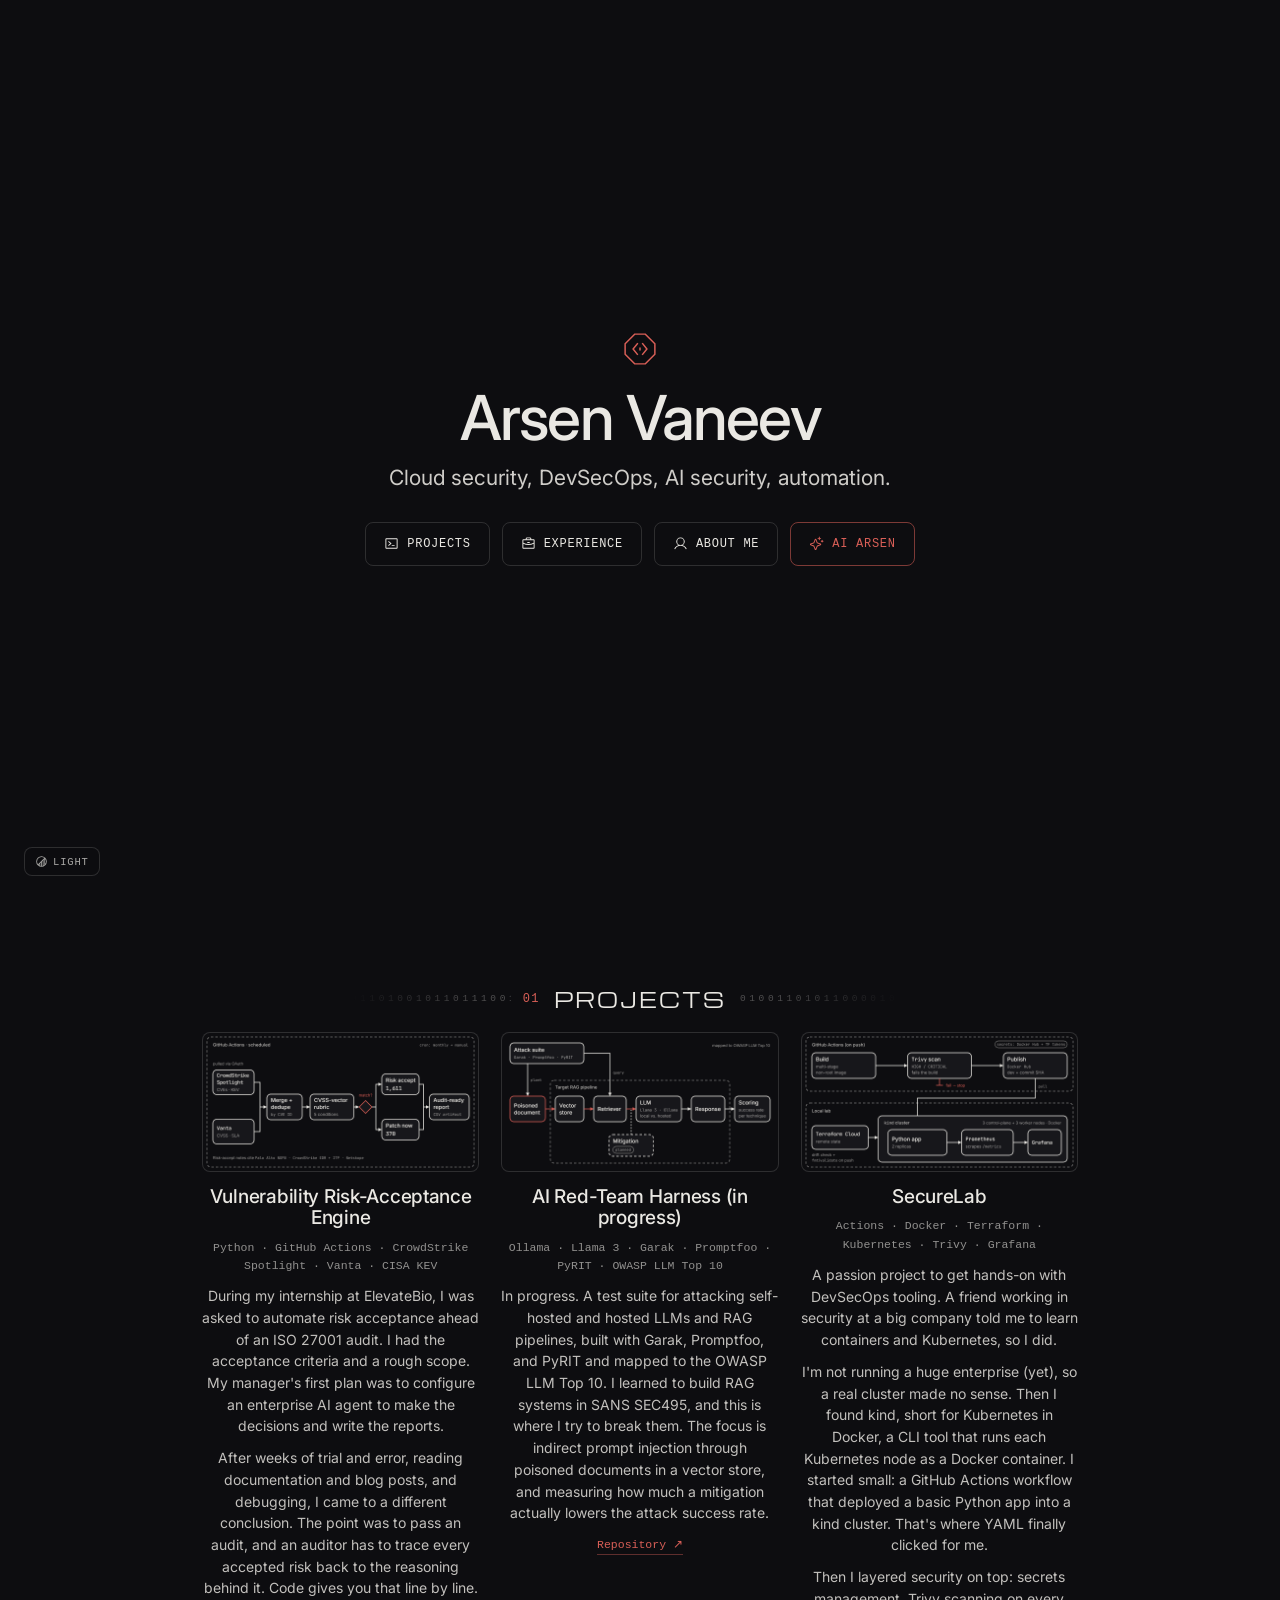
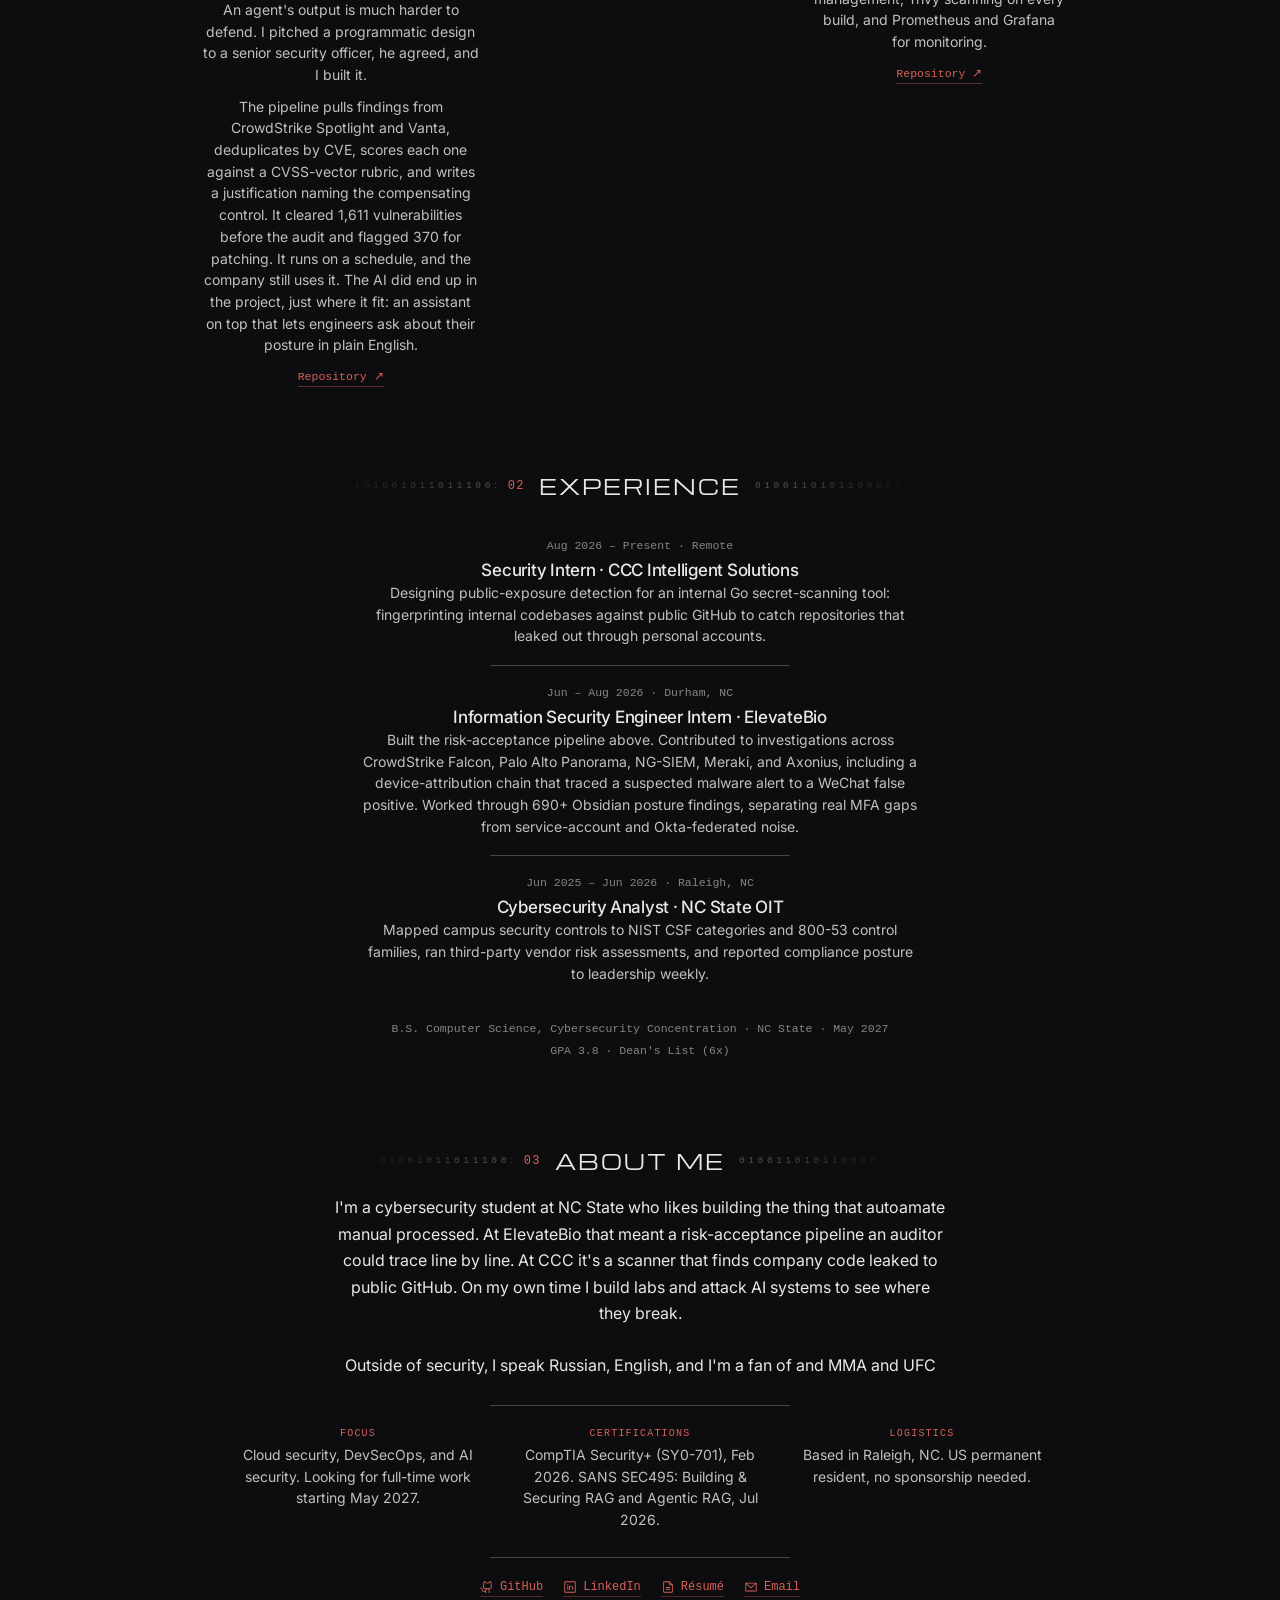
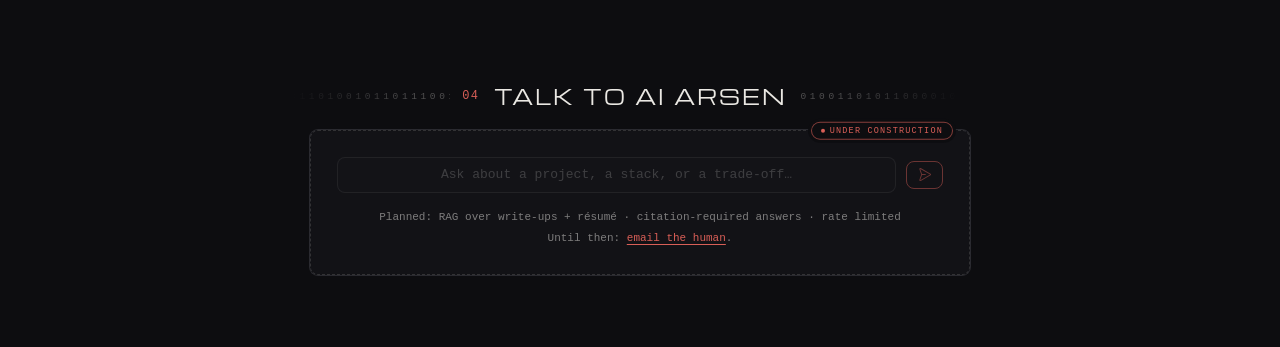
<file: index.html>
<!DOCTYPE html>
<html lang="en" data-theme="dark">
<head>
<meta charset="utf-8">
<meta name="viewport" content="width=device-width, initial-scale=1">
<title>Arsen Vaneev | Cloud Security &amp; DevSecOps</title>
<meta name="description" content="Cybersecurity senior at NC State working on cloud security, DevSecOps, and AI security. Graduating May 2027.">

<meta property="og:title" content="Arsen Vaneev | Cloud Security &amp; DevSecOps">
<meta property="og:description" content="Cybersecurity senior at NC State working on cloud security, DevSecOps, and AI security. Graduating May 2027.">
<meta property="og:type" content="website">
<meta property="og:url" content="https://arsenvaneev.com">

<link rel="icon" href="data:image/svg+xml,<svg xmlns='http://www.w3.org/2000/svg' viewBox='0 0 32 32'><rect width='32' height='32' fill='%230d0d10'/><g fill='none' stroke='%23d95f57' stroke-width='1.8' stroke-linecap='square'><path d='M11 2h10l9 9v10l-9 9H11l-9-9V11z'/><path d='M13.5 11 9.5 16l4 5'/><path d='M18.5 11l4 5-4 5'/><path d='M16 15.2v1.6'/></g></svg>">

<link rel="preconnect" href="https://fonts.googleapis.com">
<link rel="preconnect" href="https://fonts.gstatic.com" crossorigin>
<link rel="stylesheet" href="https://fonts.googleapis.com/css2?family=Inter:wght@400;500;600&family=Michroma&display=swap">
<link rel="stylesheet" href="style.css">

<script>
  // Applied before first paint so a remembered light theme doesn't flash dark.
  try {
    var t = localStorage.getItem("theme");
    if (t === "light" || t === "dark") document.documentElement.setAttribute("data-theme", t);
  } catch (e) {}
</script>
</head>
<body>

<svg width="0" height="0" style="position:absolute" aria-hidden="true" focusable="false">
  <symbol id="i-theme" viewBox="0 0 256 256"><path d="M201.54,54.46A104,104,0,0,0,54.46,201.54,104,104,0,0,0,201.54,54.46ZM184,195.87a87.16,87.16,0,0,1-16,10.5V99.31l16-16Zm-80-32.56,16-16v68.28a88.37,88.37,0,0,1-16-3ZM88,206.37a87,87,0,0,1-16.3-10.76L88,179.31Zm48-75.06,16-16v97.32a88.37,88.37,0,0,1-16,3ZM40,128A88,88,0,0,1,184.3,60.39L60.38,184.31A87.34,87.34,0,0,1,40,128Zm160,50.59V77.41a88,88,0,0,1,0,101.18Z"/></symbol>
  <symbol id="i-terminal" viewBox="0 0 256 256"><path d="M128,128a8,8,0,0,1-3,6.25l-40,32a8,8,0,1,1-10-12.5L107.19,128,75,102.25a8,8,0,1,1,10-12.5l40,32A8,8,0,0,1,128,128Zm48,24H136a8,8,0,0,0,0,16h40a8,8,0,0,0,0-16Zm56-96V200a16,16,0,0,1-16,16H40a16,16,0,0,1-16-16V56A16,16,0,0,1,40,40H216A16,16,0,0,1,232,56ZM216,200V56H40V200H216Z"/></symbol>
  <symbol id="i-briefcase" viewBox="0 0 256 256"><path d="M216,56H176V48a24,24,0,0,0-24-24H104A24,24,0,0,0,80,48v8H40A16,16,0,0,0,24,72V200a16,16,0,0,0,16,16H216a16,16,0,0,0,16-16V72A16,16,0,0,0,216,56ZM96,48a8,8,0,0,1,8-8h48a8,8,0,0,1,8,8v8H96ZM216,72v41.61A184,184,0,0,1,128,136a184.07,184.07,0,0,1-88-22.38V72Zm0,128H40V131.64A200.19,200.19,0,0,0,128,152a200.25,200.25,0,0,0,88-20.37V200ZM104,112a8,8,0,0,1,8-8h32a8,8,0,0,1,0,16H112A8,8,0,0,1,104,112Z"/></symbol>
  <symbol id="i-user" viewBox="0 0 256 256"><path d="M230.92,212c-15.23-26.33-38.7-45.21-66.09-54.16a72,72,0,1,0-73.66,0C63.78,166.78,40.31,185.66,25.08,212a8,8,0,1,0,13.85,8c18.84-32.56,52.14-52,89.07-52s70.23,19.44,89.07,52a8,8,0,1,0,13.85-8ZM72,96a56,56,0,1,1,56,56A56.06,56.06,0,0,1,72,96Z"/></symbol>
  <symbol id="i-sparkle" viewBox="0 0 256 256"><path d="M197.58,129.06,146,110l-19-51.62a15.92,15.92,0,0,0-29.88,0L78,110l-51.62,19a15.92,15.92,0,0,0,0,29.88L78,178l19,51.62a15.92,15.92,0,0,0,29.88,0L146,178l51.62-19a15.92,15.92,0,0,0,0-29.88ZM137,164.22a8,8,0,0,0-4.74,4.74L112,223.85,91.78,169A8,8,0,0,0,87,164.22L32.15,144,87,123.78A8,8,0,0,0,91.78,119L112,64.15,132.22,119a8,8,0,0,0,4.74,4.74L191.85,144ZM144,40a8,8,0,0,1,8-8h16V16a8,8,0,0,1,16,0V32h16a8,8,0,0,1,0,16H184V64a8,8,0,0,1-16,0V48H152A8,8,0,0,1,144,40ZM248,88a8,8,0,0,1-8,8h-8v8a8,8,0,0,1-16,0V96h-8a8,8,0,0,1,0-16h8V72a8,8,0,0,1,16,0v8h8A8,8,0,0,1,248,88Z"/></symbol>
  <symbol id="i-github" viewBox="0 0 256 256"><path d="M208.31,75.68A59.78,59.78,0,0,0,202.93,28,8,8,0,0,0,196,24a59.75,59.75,0,0,0-48,24H124A59.75,59.75,0,0,0,76,24a8,8,0,0,0-6.93,4,59.78,59.78,0,0,0-5.38,47.68A58.14,58.14,0,0,0,56,104v8a56.06,56.06,0,0,0,48.44,55.47A39.8,39.8,0,0,0,96,192v8H72a24,24,0,0,1-24-24A40,40,0,0,0,8,136a8,8,0,0,0,0,16,24,24,0,0,1,24,24,40,40,0,0,0,40,40H96v16a8,8,0,0,0,16,0V192a24,24,0,0,1,48,0v40a8,8,0,0,0,16,0V192a39.8,39.8,0,0,0-8.44-24.53A56.06,56.06,0,0,0,216,112v-8A58.14,58.14,0,0,0,208.31,75.68ZM200,112a40,40,0,0,1-40,40H112a40,40,0,0,1-40-40v-8a41.74,41.74,0,0,1,6.9-22.48A8,8,0,0,0,80,73.83a43.81,43.81,0,0,1,.79-33.58,43.88,43.88,0,0,1,32.32,20.06A8,8,0,0,0,119.82,64h32.35a8,8,0,0,0,6.74-3.69,43.87,43.87,0,0,1,32.32-20.06A43.81,43.81,0,0,1,192,73.83a8.09,8.09,0,0,0,1,7.65A41.72,41.72,0,0,1,200,104Z"/></symbol>
  <symbol id="i-linkedin" viewBox="0 0 256 256"><path d="M216,24H40A16,16,0,0,0,24,40V216a16,16,0,0,0,16,16H216a16,16,0,0,0,16-16V40A16,16,0,0,0,216,24Zm0,192H40V40H216V216ZM96,112v64a8,8,0,0,1-16,0V112a8,8,0,0,1,16,0Zm88,28v36a8,8,0,0,1-16,0V140a20,20,0,0,0-40,0v36a8,8,0,0,1-16,0V112a8,8,0,0,1,15.79-1.78A36,36,0,0,1,184,140ZM100,84A12,12,0,1,1,88,72,12,12,0,0,1,100,84Z"/></symbol>
  <symbol id="i-file" viewBox="0 0 256 256"><path d="M213.66,82.34l-56-56A8,8,0,0,0,152,24H56A16,16,0,0,0,40,40V216a16,16,0,0,0,16,16H200a16,16,0,0,0,16-16V88A8,8,0,0,0,213.66,82.34ZM160,51.31,188.69,80H160ZM200,216H56V40h88V88a8,8,0,0,0,8,8h48V216Zm-32-80a8,8,0,0,1-8,8H96a8,8,0,0,1,0-16h64A8,8,0,0,1,168,136Zm0,32a8,8,0,0,1-8,8H96a8,8,0,0,1,0-16h64A8,8,0,0,1,168,168Z"/></symbol>
  <symbol id="i-mail" viewBox="0 0 256 256"><path d="M224,48H32a8,8,0,0,0-8,8V192a16,16,0,0,0,16,16H216a16,16,0,0,0,16-16V56A8,8,0,0,0,224,48ZM203.43,64,128,133.15,52.57,64ZM216,192H40V74.19l82.59,75.71a8,8,0,0,0,10.82,0L216,74.19V192Z"/></symbol>
  <symbol id="i-send" viewBox="0 0 256 256"><path d="M231.87,114l-168-95.89A16,16,0,0,0,40.92,37.34L71.55,128,40.92,218.67A16,16,0,0,0,56,240a16.15,16.15,0,0,0,7.93-2.1l167.92-96.05a16,16,0,0,0,.05-27.89ZM56,224a.56.56,0,0,0,0-.12L85.74,136H144a8,8,0,0,0,0-16H85.74L56.06,32.16A.46.46,0,0,0,56,32l168,95.83Z"/></symbol>
</svg>

<div class="page">

  <button type="button" class="theme-toggle" id="theme-toggle" title="Toggle light and dark">
    <svg class="icon" aria-hidden="true"><use href="#i-theme"/></svg>
    <span class="theme-toggle-label" id="theme-toggle-label">LIGHT</span>
  </button>

  <nav class="rail" aria-label="Sections">
    <a href="#projects" title="Projects"><svg class="icon" aria-hidden="true"><use href="#i-terminal"/></svg><span class="rail-label">Projects</span></a>
    <a href="#experience" title="Experience"><svg class="icon" aria-hidden="true"><use href="#i-briefcase"/></svg><span class="rail-label">Experience</span></a>
    <a href="#person" title="About me"><svg class="icon" aria-hidden="true"><use href="#i-user"/></svg><span class="rail-label">About me</span></a>
    <a href="#ai" class="accent" title="AI Arsen"><svg class="icon" aria-hidden="true"><use href="#i-sparkle"/></svg><span class="rail-label">AI Arsen</span></a>
  </nav>

  <main>

    <section id="top" class="hero">
      <span class="mark">
        <svg width="34" height="34" viewBox="0 0 32 32" fill="none" stroke="currentColor" stroke-width="1.4" stroke-linecap="square" aria-hidden="true" focusable="false">
          <path d="M11 2h10l9 9v10l-9 9H11l-9-9V11z"></path>
          <path d="M13.5 11 9.5 16l4 5"></path>
          <path d="M18.5 11l4 5-4 5"></path>
          <path d="M16 15.2v1.6"></path>
        </svg>
      </span>
      <h1><span>Arsen Vaneev</span></h1>
      <p class="tagline">Cloud security, DevSecOps, AI security, automation.</p>
      <div class="hero-nav">
        <a href="#projects"><svg class="icon" aria-hidden="true"><use href="#i-terminal"/></svg>Projects</a>
        <a href="#experience"><svg class="icon" aria-hidden="true"><use href="#i-briefcase"/></svg>Experience</a>
        <a href="#person"><svg class="icon" aria-hidden="true"><use href="#i-user"/></svg>About me</a>
        <a href="#ai" class="accent"><svg class="icon" aria-hidden="true"><use href="#i-sparkle"/></svg>AI Arsen</a>
      </div>
    </section>

    <section id="projects">
      <div class="sec-head">
        <span class="sec-head-left">
          <span class="bin bin-l" aria-hidden="true">0110100101101110011010</span>
          <span class="sec-num">01</span>
        </span>
        <h2>Projects</h2>
        <span class="bin bin-r" aria-hidden="true">0100110101100001011001</span>
      </div>

      <div class="projects">

        <article class="project">
          <a class="diagram" href="img/risk-engine-diagram.png" target="_blank" rel="noopener">
            <img src="img/risk-engine-diagram.png" alt="Vulnerability Risk-Acceptance Engine architecture: CrowdStrike Spotlight and Vanta findings are pulled over OAuth, merged and deduplicated by CVE, scored against a five-condition CVSS-vector rubric, and split into 1,611 risk-accepted and 370 patch-now findings in an audit-ready CSV report, all inside a scheduled GitHub Actions workflow." width="1120" height="560" loading="lazy">
          </a>
          <h3>Vulnerability Risk-Acceptance Engine</h3>
          <p class="stack">Python · GitHub Actions · CrowdStrike Spotlight · Vanta · CISA KEV</p>
          <p>During my internship at ElevateBio, I was asked to automate risk acceptance ahead of an ISO 27001 audit. I had the acceptance criteria and a rough scope. My manager's first plan was to configure an enterprise AI agent to make the decisions and write the reports.</p>
          <p>After weeks of trial and error, reading documentation and blog posts, and debugging, I came to a different conclusion. The point was to pass an audit, and an auditor has to trace every accepted risk back to the reasoning behind it. Code gives you that line by line. An agent's output is much harder to defend. I pitched a programmatic design to a senior security officer, he agreed, and I built it.</p>
          <p>The pipeline pulls findings from CrowdStrike Spotlight and Vanta, deduplicates by CVE, scores each one against a CVSS-vector rubric, and writes a justification naming the compensating control. It cleared 1,611 vulnerabilities before the audit and flagged 370 for patching. It runs on a schedule, and the company still uses it. The AI did end up in the project, just where it fit: an assistant on top that lets engineers ask about their posture in plain English.</p>
          <div class="project-links">
            <a href="https://github.com/Arsen-V/Automated_Vulnerability_Risk_Acceptance_Engine" target="_blank" rel="noopener">Repository ↗</a>
          </div>
        </article>

        <article class="project">
          <a class="diagram" href="img/red-team-harness-diagram.png" target="_blank" rel="noopener">
            <img src="img/red-team-harness-diagram.png" alt="AI Red-Team Harness architecture: an attack suite of Garak, Promptfoo, and PyRIT plants a poisoned document in the vector store and queries the retriever; the retrieved content reaches the LLM (Llama 3 on Ollama, local vs. hosted), and responses are scored for success rate per technique. A mitigation step before the LLM is planned." width="1120" height="560" loading="lazy">
          </a>
          <h3>AI Red-Team Harness (in progress)</h3>
          <p class="stack">Ollama · Llama 3 · Garak · Promptfoo · PyRIT · OWASP LLM Top 10</p>
          <p>In progress. A test suite for attacking self-hosted and hosted LLMs and RAG pipelines, built with Garak, Promptfoo, and PyRIT and mapped to the OWASP LLM Top 10. I learned to build RAG systems in SANS SEC495, and this is where I try to break them. The focus is indirect prompt injection through poisoned documents in a vector store, and measuring how much a mitigation actually lowers the attack success rate.</p>
          <div class="project-links">
            <a href="https://github.com/Arsen-V/AI_Red_Team_Harness" target="_blank" rel="noopener">Repository ↗</a>
          </div>
        </article>

        <article class="project">
          <a class="diagram" href="img/securelab-diagram.png" target="_blank" rel="noopener">
            <img src="img/securelab-diagram.png" alt="SecureLab architecture: on push, GitHub Actions builds a multi-stage non-root image, scans it with Trivy (HIGH/CRITICAL findings stop the build), and publishes it to Docker Hub. Locally, Terraform Cloud manages a kind cluster of 3 control-plane and 3 worker nodes running the Python app, Prometheus, and Grafana." width="1120" height="560" loading="lazy">
          </a>
          <h3>SecureLab</h3>
          <p class="stack">Actions · Docker · Terraform · Kubernetes · Trivy · Grafana</p>
          <p>A passion project to get hands-on with DevSecOps tooling. A friend working in security at a big company told me to learn containers and Kubernetes, so I did.</p>
          <p>I'm not running a huge enterprise (yet), so a real cluster made no sense. Then I found kind, short for Kubernetes in Docker, a CLI tool that runs each Kubernetes node as a Docker container. I started small: a GitHub Actions workflow that deployed a basic Python app into a kind cluster. That's where YAML finally clicked for me.</p>
          <p>Then I layered security on top: secrets management, Trivy scanning on every build, and Prometheus and Grafana for monitoring.</p>
          <div class="project-links">
            <a href="https://github.com/Arsen-V/SecureLab" target="_blank" rel="noopener">Repository ↗</a>
          </div>
        </article>

      </div>
    </section>

    <section id="experience">
      <div class="sec-head">
        <span class="sec-head-left">
          <span class="bin bin-l" aria-hidden="true">0110100101101110011010</span>
          <span class="sec-num">02</span>
        </span>
        <h2>Experience</h2>
        <span class="bin bin-r" aria-hidden="true">0100110101100001011001</span>
      </div>

      <div class="roles">

        <div class="role">
          <p class="meta">Aug 2026 – Present · Remote</p>
          <h3>Security Intern · CCC Intelligent Solutions</h3>
          <p>Designing public-exposure detection for an internal Go secret-scanning tool: fingerprinting internal codebases against public GitHub to catch repositories that leaked out through personal accounts.</p>
        </div>

        <hr class="subrule">

        <div class="role">
          <p class="meta">Jun – Aug 2026 · Durham, NC</p>
          <h3>Information Security Engineer Intern · ElevateBio</h3>
          <p>Built the risk-acceptance pipeline above. Contributed to investigations across CrowdStrike Falcon, Palo Alto Panorama, NG-SIEM, Meraki, and Axonius, including a device-attribution chain that traced a suspected malware alert to a WeChat false positive. Worked through 690+ Obsidian posture findings, separating real MFA gaps from service-account and Okta-federated noise.</p>
        </div>

        <hr class="subrule">

        <div class="role">
          <p class="meta">Jun 2025 – Jun 2026 · Raleigh, NC</p>
          <h3>Cybersecurity Analyst · NC State OIT</h3>
          <p>Mapped campus security controls to NIST CSF categories and 800-53 control families, ran third-party vendor risk assessments, and reported compliance posture to leadership weekly.</p>
        </div>

      </div>
      <p class="footnote">B.S. Computer Science, Cybersecurity Concentration · NC State · May 2027<br>GPA 3.8 · Dean's List (6x)</p>
    </section>

    <section id="person">
      <div class="sec-head">
        <span class="sec-head-left">
          <span class="bin bin-l" aria-hidden="true">0110100101101110011010</span>
          <span class="sec-num">03</span>
        </span>
        <h2>About me</h2>
        <span class="bin bin-r" aria-hidden="true">0100110101100001011001</span>
      </div>

      <p class="about-lede">I'm a cybersecurity student at NC State who likes building the thing that autoamate manual processed. At ElevateBio that meant a risk-acceptance pipeline an auditor could trace line by line. At CCC it's a scanner that finds company code leaked to public GitHub. On my own time I build labs and attack AI systems to see where they break.</p>
      <p class="about-lede">Outside of security, I speak Russian, English, and I'm a fan of and MMA and UFC</p>

      <hr class="subrule">

      <div class="about-cols">
        <div>
          <h3>Focus</h3>
          <p>Cloud security, DevSecOps, and AI security. Looking for full-time work starting May 2027.</p>
        </div>
        <div>
          <h3>Certifications</h3>
          <p>CompTIA Security+ (SY0-701), Feb 2026. SANS SEC495: Building &amp; Securing RAG and Agentic RAG, Jul 2026.</p>
        </div>
        <div>
          <h3>Logistics</h3>
          <p>Based in Raleigh, NC. US permanent resident, no sponsorship needed.</p>
        </div>
      </div>

      <hr class="subrule subrule-spaced">

      <div class="contact">
        <a href="https://github.com/Arsen-V" target="_blank" rel="noopener"><svg class="icon" aria-hidden="true"><use href="#i-github"/></svg>GitHub</a>
        <a href="https://www.linkedin.com/in/arsen-v" target="_blank" rel="noopener"><svg class="icon" aria-hidden="true"><use href="#i-linkedin"/></svg>LinkedIn</a>
        <a href="resume.pdf" target="_blank" rel="noopener"><svg class="icon" aria-hidden="true"><use href="#i-file"/></svg>Résumé</a>
        <a href="mailto:arsen@arsenvaneev.com"><svg class="icon" aria-hidden="true"><use href="#i-mail"/></svg>Email</a>
      </div>
    </section>

    <section id="ai">
      <div class="sec-head">
        <span class="sec-head-left">
          <span class="bin bin-l" aria-hidden="true">0110100101101110011010</span>
          <span class="sec-num">04</span>
        </span>
        <h2>Talk to AI Arsen</h2>
        <span class="bin bin-r" aria-hidden="true">0100110101100001011001</span>
      </div>

      <div class="ai-card">
        <span class="badge">Under construction</span>
        <div class="ai-row">
          <input type="text" disabled aria-label="Ask AI Arsen a question" placeholder="Ask about a project, a stack, or a trade-off…">
          <button type="button" disabled aria-label="Send">
            <svg class="icon" aria-hidden="true"><use href="#i-send"/></svg>
          </button>
        </div>
        <p class="ai-note">Planned: RAG over write-ups + résumé · citation-required answers · rate limited<br>Until then: <a href="mailto:arsen@arsenvaneev.com">email the human</a>.</p>
      </div>
    </section>

  </main>

</div>

<script>
(function () {
  var root = document.documentElement;
  var btn = document.getElementById("theme-toggle");
  var label = document.getElementById("theme-toggle-label");

  function paint() {
    label.textContent = root.getAttribute("data-theme") === "light" ? "DARK" : "LIGHT";
  }
  btn.addEventListener("click", function () {
    var next = root.getAttribute("data-theme") === "light" ? "dark" : "light";
    root.setAttribute("data-theme", next);
    try { localStorage.setItem("theme", next); } catch (e) {}
    paint();
  });
  paint();

  var hero = document.querySelector(".hero-nav");
  var ids = ["projects", "experience", "person", "ai"];
  var links = {};
  ids.forEach(function (id) {
    links[id] = document.querySelector('.rail a[href="#' + id + '"]');
  });

  var docked = null;
  var active = null;
  var queued = false;

  function measure() {
    queued = false;

    var r = hero.getBoundingClientRect();
    // A zero-size rect means layout hasn't settled; leave the last state alone.
    if (r.height > 0 && r.width > 0) {
      var d = r.top < 72;
      if (d !== docked) {
        docked = d;
        document.body.classList.toggle("is-docked", d);
      }
    }

    var line = Math.min(window.innerHeight * 0.42, 320);
    var hit = "";
    ids.forEach(function (id) {
      var s = document.getElementById(id);
      var sr = s.getBoundingClientRect();
      if (sr.height > 0 && sr.top <= line && sr.bottom > line * 0.5) hit = id;
    });

    // The last section is too short to ever push its top past the line, so at
    // the end of the page it would never light up. Bottom-out claims it.
    if (innerHeight + Math.ceil(scrollY) >= document.documentElement.scrollHeight - 2) {
      hit = ids[ids.length - 1];
    }

    if (hit !== active) {
      if (links[active]) {
        links[active].classList.remove("is-active");
        links[active].removeAttribute("aria-current");
      }
      if (links[hit]) {
        links[hit].classList.add("is-active");
        links[hit].setAttribute("aria-current", "true");
      }
      active = hit;
    }
  }

  function schedule() {
    if (!queued) {
      queued = true;
      requestAnimationFrame(measure);
    }
  }

  addEventListener("scroll", schedule, { passive: true });
  addEventListener("resize", schedule);
  measure();
})();
</script>

</body>
</html>
</file>
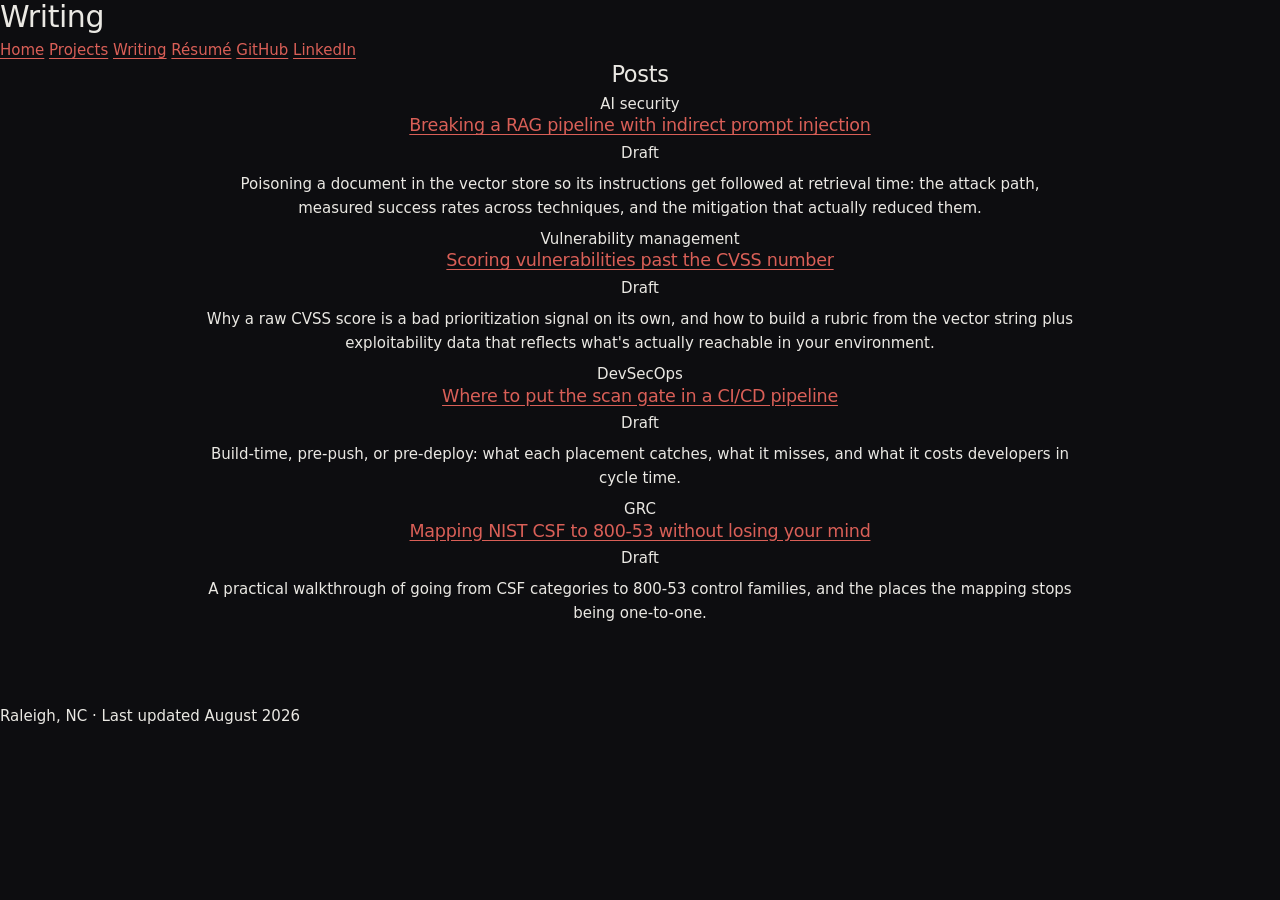
<file: writing.html>
<!DOCTYPE html>
<html lang="en">
<head>
<meta charset="utf-8">
<meta name="viewport" content="width=device-width, initial-scale=1">
<title>Writing | Arsen Vaneev</title>
<meta name="description" content="Technical writing on AI security, vulnerability management, and CI/CD hardening.">

<meta property="og:title" content="Writing | Arsen Vaneev">
<meta property="og:description" content="Technical writing on AI security, vulnerability management, and CI/CD hardening.">
<meta property="og:type" content="website">

<link rel="icon" href="data:image/svg+xml,<svg xmlns='http://www.w3.org/2000/svg' viewBox='0 0 100 100'><rect width='100' height='100' fill='%231F4BA8'/></svg>">
<link rel="preconnect" href="https://fonts.googleapis.com">
<link rel="preconnect" href="https://fonts.gstatic.com" crossorigin>
<link href="https://fonts.googleapis.com/css2?family=Space+Grotesk:wght@500;700&family=Source+Serif+4:opsz,wght@8..60,400;8..60,600&family=JetBrains+Mono:wght@400;500&display=swap" rel="stylesheet">
<link rel="stylesheet" href="style.css">
</head>
<body>

<header class="masthead">
  <h1 class="name">Writing</h1>
  <nav>
    <a href="index.html">Home</a>
    <a href="projects.html">Projects</a>
    <a href="writing.html" aria-current="page">Writing</a>
    <a href="resume.pdf">Résumé</a>
    <a href="https://github.com/YOURUSERNAME">GitHub</a>
    <a href="https://linkedin.com/in/YOURPROFILE">LinkedIn</a>
  </nav>
</header>

<main>

  <section>
    <h2>Posts</h2>

    <!-- Each post = one HTML file in posts/. Copy the head/header/footer
         from this page into it, put the article in <main>, link it here.
         Ship the first one before you build any more structure. -->

    <article class="entry">
      <span class="tag">AI security</span>
      <h3><a href="posts/indirect-prompt-injection-rag.html">Breaking a RAG pipeline with indirect prompt injection</a></h3>
      <p class="meta">Draft</p>
      <p>
        Poisoning a document in the vector store so its instructions get followed at retrieval time:
        the attack path, measured success rates across techniques, and the mitigation that actually
        reduced them.
      </p>
    </article>

    <article class="entry">
      <span class="tag">Vulnerability management</span>
      <h3><a href="posts/scoring-vulns-beyond-cvss.html">Scoring vulnerabilities past the CVSS number</a></h3>
      <p class="meta">Draft</p>
      <p>
        Why a raw CVSS score is a bad prioritization signal on its own, and how to build a rubric
        from the vector string plus exploitability data that reflects what's actually reachable in
        your environment.
      </p>
    </article>

    <article class="entry">
      <span class="tag">DevSecOps</span>
      <h3><a href="posts/scan-gates-ci-cd.html">Where to put the scan gate in a CI/CD pipeline</a></h3>
      <p class="meta">Draft</p>
      <p>
        Build-time, pre-push, or pre-deploy: what each placement catches, what it misses, and what
        it costs developers in cycle time.
      </p>
    </article>

    <article class="entry">
      <span class="tag">GRC</span>
      <h3><a href="posts/nist-csf-to-800-53.html">Mapping NIST CSF to 800-53 without losing your mind</a></h3>
      <p class="meta">Draft</p>
      <p>
        A practical walkthrough of going from CSF categories to 800-53 control families, and the
        places the mapping stops being one-to-one.
      </p>
    </article>

  </section>

</main>

<footer>
  <p>Raleigh, NC · Last updated August 2026</p>
</footer>

</body>
</html>
</file>
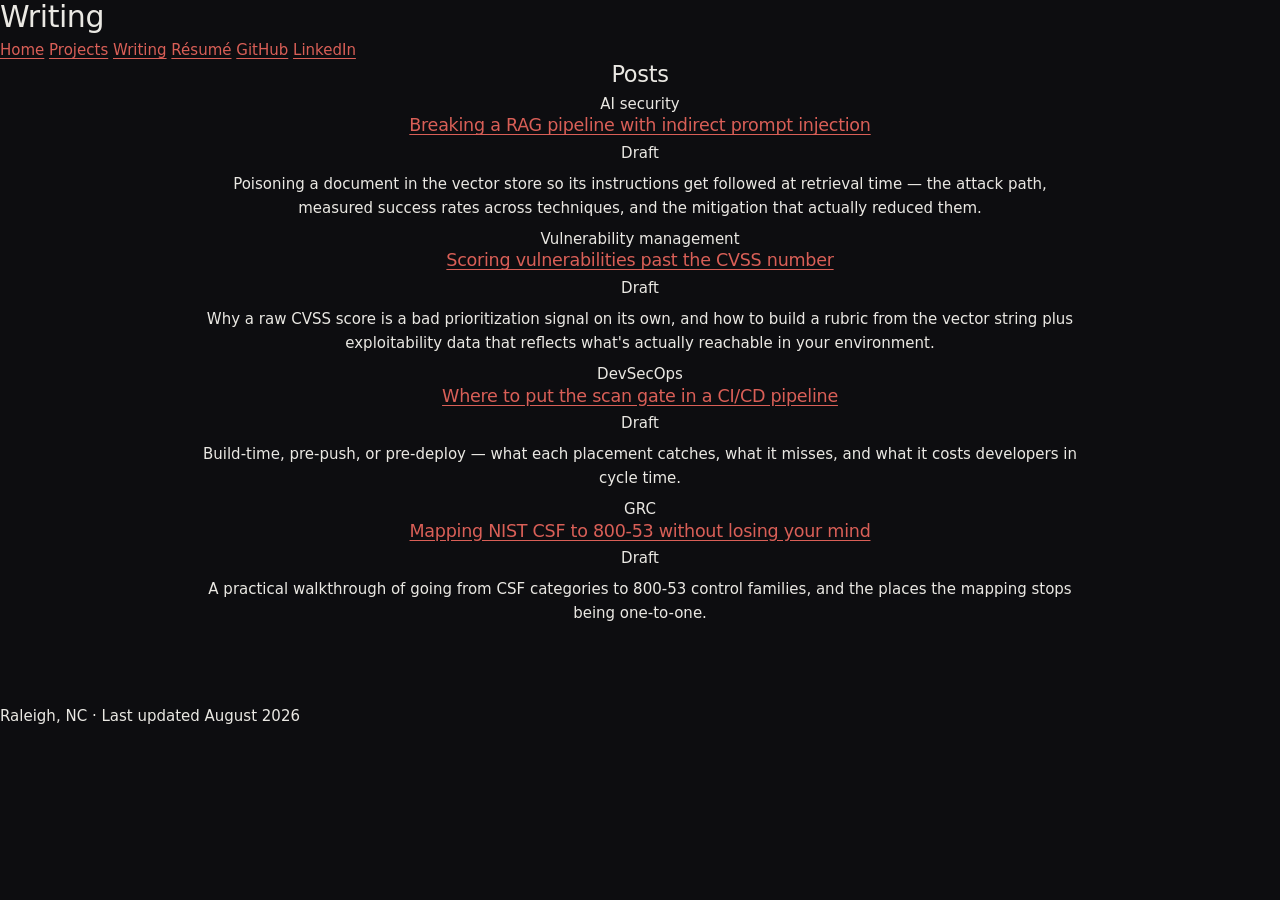
<file: Writing.html>
<!DOCTYPE html>
<html lang="en">
<head>
<meta charset="utf-8">
<meta name="viewport" content="width=device-width, initial-scale=1">
<title>Writing — YOUR NAME</title>
<meta name="description" content="Technical writing on AI security, vulnerability management, and CI/CD hardening.">

<meta property="og:title" content="Writing — YOUR NAME">
<meta property="og:description" content="Technical writing on AI security, vulnerability management, and CI/CD hardening.">
<meta property="og:type" content="website">

<link rel="icon" href="data:image/svg+xml,<svg xmlns='http://www.w3.org/2000/svg' viewBox='0 0 100 100'><rect width='100' height='100' fill='%231F4BA8'/></svg>">
<link rel="preconnect" href="https://fonts.googleapis.com">
<link rel="preconnect" href="https://fonts.gstatic.com" crossorigin>
<link href="https://fonts.googleapis.com/css2?family=Space+Grotesk:wght@500;700&family=Source+Serif+4:opsz,wght@8..60,400;8..60,600&family=JetBrains+Mono:wght@400;500&display=swap" rel="stylesheet">
<link rel="stylesheet" href="style.css">
</head>
<body>

<header class="masthead">
  <h1 class="name">Writing</h1>
  <nav>
    <a href="index.html">Home</a>
    <a href="projects.html">Projects</a>
    <a href="writing.html" aria-current="page">Writing</a>
    <a href="resume.pdf">Résumé</a>
    <a href="https://github.com/YOURUSERNAME">GitHub</a>
    <a href="https://linkedin.com/in/YOURPROFILE">LinkedIn</a>
  </nav>
</header>

<main>

  <section>
    <h2>Posts</h2>

    <!-- Each post = one HTML file in posts/. Copy the head/header/footer
         from this page into it, put the article in <main>, link it here.
         Ship the first one before you build any more structure. -->

    <article class="entry">
      <span class="tag">AI security</span>
      <h3><a href="posts/indirect-prompt-injection-rag.html">Breaking a RAG pipeline with indirect prompt injection</a></h3>
      <p class="meta">Draft</p>
      <p>
        Poisoning a document in the vector store so its instructions get followed at retrieval time —
        the attack path, measured success rates across techniques, and the mitigation that actually
        reduced them.
      </p>
    </article>

    <article class="entry">
      <span class="tag">Vulnerability management</span>
      <h3><a href="posts/scoring-vulns-beyond-cvss.html">Scoring vulnerabilities past the CVSS number</a></h3>
      <p class="meta">Draft</p>
      <p>
        Why a raw CVSS score is a bad prioritization signal on its own, and how to build a rubric
        from the vector string plus exploitability data that reflects what's actually reachable in
        your environment.
      </p>
    </article>

    <article class="entry">
      <span class="tag">DevSecOps</span>
      <h3><a href="posts/scan-gates-ci-cd.html">Where to put the scan gate in a CI/CD pipeline</a></h3>
      <p class="meta">Draft</p>
      <p>
        Build-time, pre-push, or pre-deploy — what each placement catches, what it misses, and what
        it costs developers in cycle time.
      </p>
    </article>

    <article class="entry">
      <span class="tag">GRC</span>
      <h3><a href="posts/nist-csf-to-800-53.html">Mapping NIST CSF to 800-53 without losing your mind</a></h3>
      <p class="meta">Draft</p>
      <p>
        A practical walkthrough of going from CSF categories to 800-53 control families, and the
        places the mapping stops being one-to-one.
      </p>
    </article>

  </section>

</main>

<footer>
  <p>Raleigh, NC · Last updated August 2026</p>
</footer>

</body>
</html>
</file>
<file: style.css>
/* ==========================================================================
   Arsen Vaneev: portfolio
   Built from the Claude Design "Nocturne" handoff. Tokens below are the
   prototype's overrides of the Nocturne base; sizes/radii come from Nocturne.
   ========================================================================== */

:root {
  --font-body: "Inter", system-ui, sans-serif;
  --font-heading: "Inter", system-ui, sans-serif;
  --font-display: "Michroma", "Inter", system-ui, sans-serif;
  --font-mono: ui-monospace, "SFMono-Regular", Menlo, Consolas, monospace;

  --color-bg: #0d0d10;
  --color-surface: #17171b;
  --color-text: #eae8e3;
  --color-accent: #d95f57;
  --color-divider: color-mix(in srgb, #eae8e3 15%, transparent);

  --shadow-sm: 0 0 0 1px #2a2a30;

  --radius-md: 8px;

  /* Derived text tints, so the same value isn't respelled at every use site. */
  --ink-88: color-mix(in srgb, var(--color-text) 88%, transparent);
  --ink-82: color-mix(in srgb, var(--color-text) 82%, transparent);
  --ink-70: color-mix(in srgb, var(--color-text) 70%, transparent);
  --ink-60: color-mix(in srgb, var(--color-text) 60%, transparent);
  --ink-55: color-mix(in srgb, var(--color-text) 55%, transparent);
  --ink-50: color-mix(in srgb, var(--color-text) 50%, transparent);
  --ink-30: color-mix(in srgb, var(--color-text) 30%, transparent);
  --ink-26: color-mix(in srgb, var(--color-text) 26%, transparent);

  --chrome-bg: color-mix(in srgb, var(--color-bg) 82%, transparent);
}

:root[data-theme="light"] {
  --color-bg: #f4f3f0;
  --color-surface: #e9e7e2;
  --color-text: #17171b;
  --color-accent: #a32a22;
  --color-divider: color-mix(in srgb, #17171b 16%, transparent);
  --shadow-sm: 0 0 0 1px #d6d3cc;
}

/* base */

*, *::before, *::after { box-sizing: border-box; }

html { scroll-behavior: smooth; }

body {
  margin: 0;
  font-family: var(--font-body);
  font-size: 15px;
  line-height: 1.55;
  font-weight: 400;
  background: var(--color-bg);
  color: var(--color-text);
  -webkit-font-smoothing: antialiased;
}

h1, h2, h3, h4 {
  font-family: var(--font-heading);
  font-weight: 500;
  line-height: 1.12;
  letter-spacing: -0.015em;
  margin: 0 0 5.6px;
}

p { margin: 0 0 8.4px; }

a { color: var(--color-accent); text-underline-offset: 3px; }

:focus { outline: none; }
:focus-visible { outline: 2px solid var(--color-accent); outline-offset: 2px; }
::selection { background: color-mix(in srgb, var(--color-accent) 30%, transparent); }

.icon { width: 1em; height: 1em; display: block; flex: none; fill: currentColor; }

.page {
  min-height: 100vh;
  display: flex;
  flex-direction: column;
}

main {
  flex: 1;
  width: min(100%, 940px);
  margin: 0 auto;
  padding-inline: clamp(20px, 5vw, 32px);
  padding-bottom: clamp(40px, 6vw, 72px);
  display: flex;
  flex-direction: column;
  text-align: center;
}

/* theme toggle (fixed) */

.theme-toggle {
  position: fixed;
  left: clamp(14px, 3vw, 24px);
  bottom: clamp(14px, 3vw, 24px);
  z-index: 30;
  display: inline-flex;
  align-items: center;
  gap: 5px;
  background: var(--chrome-bg);
  backdrop-filter: blur(8px);
  border: 1px solid var(--color-divider);
  border-radius: var(--radius-md);
  color: var(--ink-70);
  font-family: var(--font-mono);
  font-size: 10.5px;
  letter-spacing: 0.08em;
  padding: 8px;
  cursor: pointer;
}
.theme-toggle:hover { border-color: var(--color-accent); color: var(--color-accent); }
.theme-toggle .icon { font-size: 13px; }
.theme-toggle-label { display: none; }

/* section rail (fixed, docks in on scroll) */

.rail {
  position: fixed;
  z-index: 25;
  display: flex;
  flex-wrap: wrap;
  justify-content: center;
  gap: 8px;
  transition: transform 460ms cubic-bezier(.2, .8, .2, 1), opacity 300ms ease;
  opacity: 0;
  pointer-events: none;
}
body.is-docked .rail { opacity: 1; pointer-events: auto; }

.rail a {
  display: inline-flex;
  align-items: center;
  gap: 8px;
  font-family: var(--font-mono);
  font-size: 11px;
  letter-spacing: 0.06em;
  text-transform: uppercase;
  text-decoration: none;
  color: var(--color-text);
  border: 1px solid var(--color-divider);
  border-radius: var(--radius-md);
  padding: 9px 12px;
  background: var(--chrome-bg);
  backdrop-filter: blur(8px);
  transition: border-color 200ms ease, color 200ms ease, box-shadow 200ms ease;
}
.rail a:hover { border-color: var(--color-accent); color: var(--color-accent); }
.rail a .icon { font-size: 14px; }
.rail-label { display: none; }

.rail a.is-active {
  border-color: var(--color-accent);
  color: var(--color-accent);
  box-shadow: inset 0 0 0 100px color-mix(in srgb, var(--color-accent) 14%, transparent);
}

/* The AI entry is accent-lined at rest, so it reads as the odd one out. */
.rail a.accent,
.hero-nav a.accent {
  color: var(--color-accent);
  border-color: color-mix(in srgb, var(--color-accent) 55%, transparent);
}
.rail a.accent:hover { background: color-mix(in srgb, var(--color-accent) 14%, transparent); }
.rail a.accent.is-active {
  border-color: var(--color-accent);
  box-shadow: inset 0 0 0 100px color-mix(in srgb, var(--color-accent) 18%, transparent);
}

/* hero */

.hero {
  min-height: 100vh;
  display: flex;
  flex-direction: column;
  align-items: center;
  justify-content: center;
  /* Optical centering: true center reads as slightly low, so the bottom padding
     pulls the centered stack up by half its value without breaking the centering. */
  padding-bottom: clamp(48px, 10vh, 104px);
}

.mark {
  display: inline-flex;
  align-items: center;
  color: var(--color-accent);
  margin: 0 0 20px;
}

.hero h1 {
  width: fit-content;
  margin: 0 auto 14px;
  font-size: clamp(38px, 7vw, 62px);
  line-height: 1.02;
  letter-spacing: -0.03em;
}

.hero h1 span {
  display: inline-block;
  animation: nameGlitch 7.3s infinite both;
}

.tagline {
  font-size: clamp(14px, 2.1vw, 21px);
  line-height: 1.45;
  margin: 0 auto 28px;
  color: var(--ink-88);
  white-space: nowrap;
}

/* The tagline is deliberately one line, but below ~420px its 14px floor makes
   it wider than the viewport and the whole page scrolls sideways. Let it keep
   shrinking down there instead. */
@media (max-width: 420px) {
  .tagline { font-size: 3.5vw; }
}

.hero-nav {
  display: flex;
  flex-wrap: wrap;
  justify-content: center;
  gap: 12px;
  transition: opacity 260ms ease, transform 380ms cubic-bezier(.2, .8, .2, 1);
}
body.is-docked .hero-nav {
  opacity: 0;
  transform: translateY(-10px);
  pointer-events: none;
}

.hero-nav a {
  display: inline-flex;
  align-items: center;
  gap: 8px;
  font-family: var(--font-mono);
  font-size: 12px;
  letter-spacing: 0.06em;
  text-transform: uppercase;
  text-decoration: none;
  color: var(--color-text);
  border: 1px solid var(--color-divider);
  border-radius: var(--radius-md);
  padding: 11px 18px;
  min-height: 44px;
}
.hero-nav a:hover { border-color: var(--color-accent); color: var(--color-accent); }
.hero-nav a.accent:hover { background: color-mix(in srgb, var(--color-accent) 12%, transparent); }
.hero-nav a .icon { font-size: 15px; }

/* sections */

section[id] {
  padding-top: clamp(48px, 7vw, 88px);
  scroll-margin-top: 64px;
}

.sec-head {
  display: grid;
  grid-template-columns: 1fr auto 1fr;
  align-items: center;
  gap: 14px;
  margin-bottom: 22px;
}

.sec-head h2 {
  font-family: var(--font-display);
  font-weight: 400;
  font-size: clamp(14px, 2.1vw, 20px);
  letter-spacing: 0.1em;
  text-transform: uppercase;
  margin: 0;
  white-space: nowrap;
}

.sec-head-left {
  display: flex;
  align-items: center;
  justify-content: flex-end;
  gap: 12px;
  min-width: 0;
}

.sec-num {
  font-family: var(--font-mono);
  font-size: 12px;
  letter-spacing: 0.12em;
  color: var(--color-accent);
}

/* Decorative binary flanking the title, clipped and faded at the outer end. */
.bin {
  overflow: hidden;
  white-space: nowrap;
  font-family: var(--font-mono);
  font-size: 9.5px;
  line-height: 1;
  letter-spacing: 0.38em;
  color: var(--ink-30);
  user-select: none;
}
.bin-l {
  flex: 1;
  max-width: 160px;
  text-align: right;
  -webkit-mask-image: linear-gradient(to right, transparent, #000 78%);
  mask-image: linear-gradient(to right, transparent, #000 78%);
}
.bin-r {
  justify-self: start;
  width: 100%;
  max-width: 160px;
  text-align: left;
  -webkit-mask-image: linear-gradient(to left, transparent, #000 78%);
  mask-image: linear-gradient(to left, transparent, #000 78%);
}

/* Short rule between sub-blocks: deliberately inside the section rules. */
.subrule {
  height: 1px;
  width: min(46%, 300px);
  margin: 0 auto;
  background: var(--ink-26);
  border: 0;
}
.subrule-spaced { margin-top: 26px; }

/* projects */

.projects {
  display: grid;
  grid-template-columns: repeat(auto-fit, minmax(min(100%, 265px), 1fr));
  gap: 22px;
}

.project {
  display: flex;
  flex-direction: column;
  align-items: center;
  gap: 10px;
}

.project h3 { font-size: 19px; margin: 4px 0 0; }

.stack {
  font-family: var(--font-mono);
  font-size: 11.5px;
  line-height: 1.6;
  margin: 0;
  color: var(--ink-60);
}

.project p:not(.stack) {
  font-size: 14px;
  line-height: 1.55;
  margin: 0;
  color: var(--ink-82);
  text-wrap: pretty;
}

.project-links {
  display: flex;
  gap: 14px;
  flex-wrap: wrap;
  justify-content: center;
  margin-top: 2px;
}
.project-links a {
  font-family: var(--font-mono);
  font-size: 11.5px;
  color: var(--color-accent);
  text-decoration: none;
  border-bottom: 1px solid color-mix(in srgb, var(--color-accent) 40%, transparent);
}
.project-links a:hover { border-bottom-color: var(--color-accent); }

/* Architecture diagrams. The exports are drawn for a dark background, so the
   frame stays dark in the light theme too. Click opens the full-size image. */
.diagram {
  display: block;
  width: 100%;
  border: 1px solid var(--color-divider);
  border-radius: var(--radius-md);
  overflow: hidden;
  background: #0d0d10;
}
.diagram img {
  display: block;
  width: 100%;
  height: auto;
}

/* experience */

.roles {
  display: flex;
  flex-direction: column;
  width: min(100%, 700px);
  margin: 0 auto;
}

.role { padding: 18px 0; }

.role .meta {
  font-family: var(--font-mono);
  font-size: 11.5px;
  margin: 0 0 6px;
  color: var(--ink-55);
}

.role h3 { font-size: 17px; margin: 0 0 2px; }

.role p:not(.meta) {
  font-size: 14px;
  line-height: 1.55;
  margin: 0 auto;
  max-width: 62ch;
  color: var(--ink-82);
  text-wrap: pretty;
}

.footnote {
  font-family: var(--font-mono);
  font-size: 11.5px;
  line-height: 1.9;
  color: var(--ink-55);
  margin: 16px 0 0;
}

/* about */

.about-lede {
  font-size: 16px;
  line-height: 1.65;
  margin: 0 auto 26px;
  max-width: 64ch;
  text-wrap: pretty;
}

.about-cols {
  display: grid;
  grid-template-columns: repeat(auto-fit, minmax(min(100%, 210px), 1fr));
  gap: 20px 26px;
  padding-top: 22px;
  width: min(100%, 820px);
  margin: 0 auto;
}

.about-cols h3 {
  font-family: var(--font-mono);
  font-weight: 400;
  font-size: 10px;
  letter-spacing: 0.12em;
  text-transform: uppercase;
  color: var(--color-accent);
  margin: 0 0 5px;
}

.about-cols p {
  font-size: 14px;
  line-height: 1.55;
  margin: 0;
  color: var(--ink-82);
}

.contact {
  display: flex;
  gap: 20px;
  flex-wrap: wrap;
  justify-content: center;
  padding-top: 20px;
}
.contact a {
  display: inline-flex;
  align-items: center;
  gap: 6px;
  font-family: var(--font-mono);
  font-size: 12px;
  color: var(--color-accent);
  text-decoration: none;
  border-bottom: 1px solid color-mix(in srgb, var(--color-accent) 35%, transparent);
}
.contact a:hover { border-bottom-color: var(--color-accent); }
.contact .icon { font-size: 14px; }

/* — AI Arsen (under construction) — */

.ai-card {
  position: relative;
  display: flex;
  flex-direction: column;
  align-items: center;
  gap: 14px;
  padding: clamp(18px, 3vw, 26px);
  width: min(100%, 660px);
  margin: 0 auto;
  border: 1px dashed var(--color-divider);
  border-radius: var(--radius-md);
  background: color-mix(in srgb, var(--color-surface) 60%, transparent);
  box-shadow: var(--shadow-sm);
}

/* Straddles the card's top edge; the halo cuts the dashed border behind it. */
.badge {
  position: absolute;
  top: 0;
  right: 16px;
  transform: translateY(-50%);
  display: inline-flex;
  align-items: center;
  gap: 5px;
  padding: 4px 9px;
  border: 1px solid color-mix(in srgb, var(--color-accent) 60%, transparent);
  border-radius: 999px;
  background: var(--color-bg);
  box-shadow: 0 0 0 3px var(--color-bg);
  font-family: var(--font-mono);
  font-size: 8.5px;
  line-height: 1;
  letter-spacing: 0.14em;
  text-transform: uppercase;
  color: var(--color-accent);
}
.badge::before {
  content: "";
  width: 4px;
  height: 4px;
  border-radius: 50%;
  background: var(--color-accent);
}

.ai-row {
  display: flex;
  gap: 10px;
  flex-wrap: wrap;
  align-items: center;
  justify-content: center;
  width: 100%;
}

.ai-row input {
  flex: 1 1 240px;
  min-height: 36px;
  padding: 6px 10px;
  font-family: var(--font-mono);
  font-size: 13px;
  text-align: center;
  color: var(--color-text);
  background: var(--color-surface);
  border: 1px solid var(--color-divider);
  border-radius: var(--radius-md);
}
.ai-row input:disabled { opacity: 0.45; cursor: not-allowed; }

.ai-row button {
  display: inline-flex;
  align-items: center;
  justify-content: center;
  font: inherit;
  font-size: 14px;
  line-height: 1.2;
  color: var(--color-accent);
  background: transparent;
  border: 1px solid var(--color-accent);
  border-radius: var(--radius-md);
  padding: 5.6px 10px;
  cursor: pointer;
}
.ai-row button:disabled { opacity: 0.45; cursor: not-allowed; }
.ai-row button .icon { font-size: 15px; }

.ai-note {
  font-family: var(--font-mono);
  font-size: 11px;
  line-height: 1.9;
  color: var(--ink-50);
  margin: 0;
}

/* the name glitch */

@keyframes nameGlitch {
  0%, 3.1% { transform: none; text-shadow: none; clip-path: none; opacity: 1; }
  3.2% { transform: translate(-9px, 2px) skewX(-9deg); text-shadow: 8px 0 var(--color-accent), -7px 0 var(--ink-70); clip-path: inset(12% 0 46% 0); }
  3.8% { transform: translate(11px, -3px); text-shadow: -10px 0 var(--color-accent), 5px 2px var(--ink-55); clip-path: inset(52% 0 8% 0); }
  4.3% { transform: translate(-5px, 3px) skewX(6deg); text-shadow: 6px -2px var(--color-accent); clip-path: none; opacity: 0.72; }
  4.9%, 14.7% { transform: none; text-shadow: none; clip-path: none; opacity: 1; }
  14.8% { transform: translate(7px, 1px); text-shadow: -9px 0 var(--color-accent); clip-path: inset(30% 0 30% 0); }
  15.3% { transform: translate(-8px, -2px) skewX(-7deg); text-shadow: 7px 1px var(--color-accent); clip-path: none; }
  15.8%, 28.4% { transform: none; text-shadow: none; clip-path: none; opacity: 1; }
  28.5% { transform: translate(4px, -4px) skewX(11deg); text-shadow: -12px 0 var(--color-accent), 6px 0 var(--ink-50); clip-path: inset(0 0 62% 0); }
  29% { transform: translate(-12px, 2px); text-shadow: 9px 0 var(--color-accent); clip-path: inset(64% 0 0 0); }
  29.4% { transform: translate(3px, 0); text-shadow: -4px 0 var(--color-accent); clip-path: none; opacity: 0.55; }
  30%, 44.1% { transform: none; text-shadow: none; clip-path: none; opacity: 1; }
  44.2% { transform: translate(-6px, -3px) skewX(-12deg); text-shadow: 11px 0 var(--color-accent); clip-path: inset(20% 0 40% 0); }
  44.9% { transform: translate(9px, 3px); text-shadow: -8px -1px var(--color-accent); clip-path: none; }
  45.5%, 57.3% { transform: none; text-shadow: none; clip-path: none; opacity: 1; }
  57.4% { transform: translate(-10px, 1px) skewX(8deg); text-shadow: 7px 2px var(--color-accent), -6px 0 var(--ink-60); clip-path: inset(44% 0 22% 0); }
  58% { transform: translate(5px, -2px); text-shadow: -11px 0 var(--color-accent); clip-path: none; opacity: 0.66; }
  58.6%, 71.8% { transform: none; text-shadow: none; clip-path: none; opacity: 1; }
  71.9% { transform: translate(12px, 2px) skewX(-10deg); text-shadow: -7px 0 var(--color-accent); clip-path: inset(8% 0 58% 0); }
  72.4% { transform: translate(-7px, -3px); text-shadow: 10px 1px var(--color-accent); clip-path: inset(60% 0 4% 0); }
  73%, 86.2% { transform: none; text-shadow: none; clip-path: none; opacity: 1; }
  86.3% { transform: translate(-4px, 4px) skewX(13deg); text-shadow: 12px 0 var(--color-accent); clip-path: none; opacity: 0.6; }
  86.9% { transform: translate(8px, -1px); text-shadow: -9px -2px var(--color-accent); clip-path: inset(36% 0 26% 0); }
  87.5%, 95.6% { transform: none; text-shadow: none; clip-path: none; opacity: 1; }
  95.7% { transform: translate(-11px, 0) skewX(-6deg); text-shadow: 6px 0 var(--color-accent); clip-path: inset(24% 0 48% 0); }
  96.3%, 100% { transform: none; text-shadow: none; clip-path: none; opacity: 1; }
}

/* ==========================================================================
   Responsive modes. The rail is a left gutter rail on wide and mid screens
   and a bottom bar on phones, where no gutter exists.
   ========================================================================== */

/* Phones: rail becomes a bottom bar, toggle moves to the top to clear it. */
@media (max-width: 699.98px) {
  .rail {
    flex-direction: row;
    align-items: center;
    inset: auto 0 0 0;
    padding: 10px clamp(12px, 4vw, 20px) 14px;
    background: linear-gradient(to top, var(--color-bg) 62%, transparent);
    transform: translateY(130%);
  }
  body.is-docked .rail { transform: translateY(0%); }

  .theme-toggle { top: 12px; bottom: auto; }
}

/* Tablet and up: rail docks into the left gutter, sliding in from the edge. */
@media (min-width: 700px) {
  .rail {
    flex-direction: column;
    align-items: flex-start;
    top: 50%;
    left: 10px;
    padding: 0;
    background: transparent;
    transform: translateY(-50%) translateX(-130%);
  }
  body.is-docked .rail { transform: translateY(-50%) translateX(0%); }
}

/* Mid widths have no real gutter, so the rail goes icon-only and main
   reserves a 62px hole for it. */
@media (min-width: 700px) and (max-width: 1219.98px) {
  main { padding-inline: 62px; }
}

/* Wide: real gutters, so labels return on both the rail and the toggle. */
@media (min-width: 1220px) {
  .rail { left: clamp(12px, 2.5vw, 26px); }
  .rail-label { display: inline; }
  .theme-toggle-label { display: inline; }
  .theme-toggle { padding: 7px 10px; }
}

@media (prefers-reduced-motion: reduce) {
  html { scroll-behavior: auto; }
  .hero h1 span { animation: none; }
  .rail, .hero-nav { transition: none; }
}
</file>
